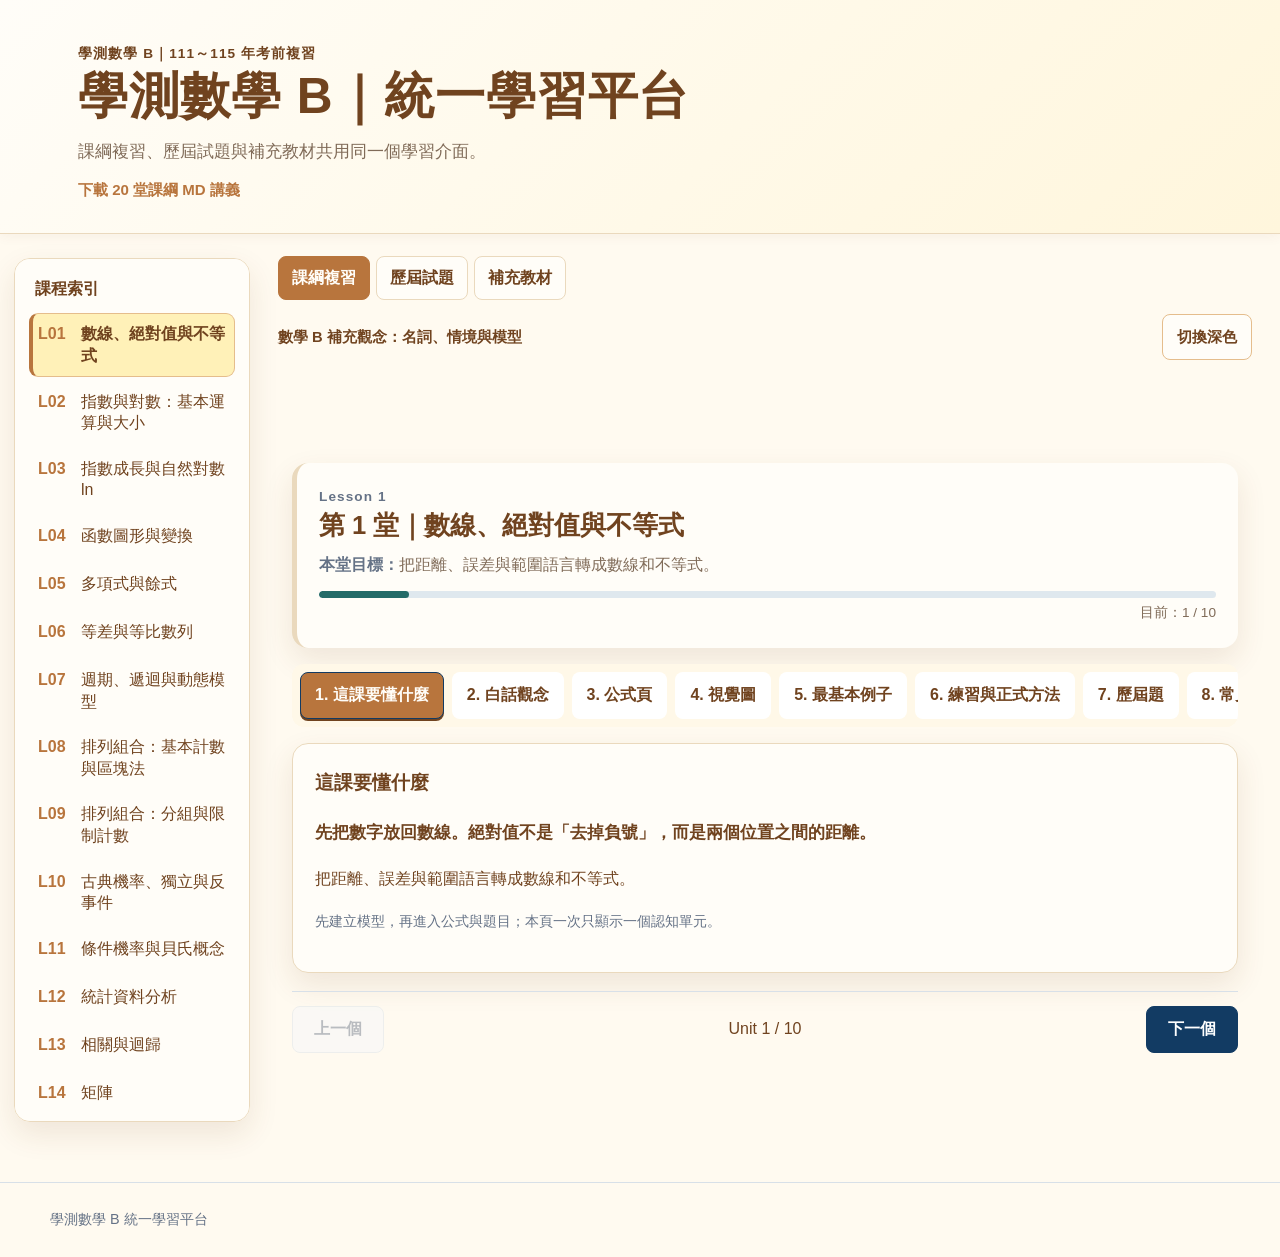
<file: index.html>
<!doctype html>
<html lang="zh-Hant">
<head>
  <meta charset="utf-8">
  <meta name="viewport" content="width=device-width, initial-scale=1">
  <base href="./數學B快速複習/">
  <title>學測數學 B｜統一學習平台</title>
  <link rel="stylesheet" href="style.css">
</head>
<body>
  <aside class="course-sidebar" aria-label="課程索引"><div class="course-sidebar-heading">課程索引</div><div id="lessonSidebar"></div></aside>
  <header class="top"><div class="wrap"><p class="eyebrow">學測數學 B｜111～115 年考前複習</p><h1>學測數學 B｜統一學習平台</h1><p>課綱複習、歷屆試題與補充教材共用同一個學習介面。</p><p class="source-link"><a href="../學測數學B_20堂課綱MD.zip">下載 20 堂課綱 MD 講義</a></p></div></header>
  <div class="desktop-toolbar"><nav class="mode-nav" id="modeNav" aria-label="主要功能"><a data-app-mode="curriculum" href="#mode=curriculum">課綱複習</a><a data-app-mode="exam" href="#mode=exam&amp;year=115&amp;question=1">歷屆試題</a><a data-app-mode="supplementary" href="#mode=supplementary">補充教材</a></nav><div class="toolbar-actions"><p class="supplement-entry"><a href="#mode=supplementary">數學 B 補充觀念：名詞、情境與模型</a></p><div id="themeSlot" aria-label="顯示設定"></div></div><nav class="lesson-nav"><div class="wrap" id="lessonTabs" aria-label="課程導覽"></div></nav></div>
  <main class="wrap"><div id="lessonApp"></div></main>
  <footer class="footer"><div class="wrap">學測數學 B 統一學習平台</div></footer>
  <script src="question-bank-115.js"></script>
  <script src="question-bank.js"></script>
  <script src="p0-history.js"></script>
  <script src="rich-lessons-02-05.js"></script>
  <script src="lesson-practice-06-08.js"></script>
  <script src="lesson-practice-09-11.js"></script>
  <script src="lesson-practice-12-14.js"></script>
  <script src="lesson-practice-15-17.js"></script>
  <script src="lesson-practice-18-20.js"></script>
  <script src="beginner-visuals.js"></script>
  <script src="visual-registry.js"></script>
  <script src="visual-modules.js"></script>
  <script src="math-format.js"></script>
  <script src="lesson-formulas.js"></script>
  <script src="math-b-supplement.js"></script>
  <script src="lesson-single-view.js"></script>
  <script src="../Math-B-Review/review-presentation-metadata.js"></script>
  <script src="unified-exam.js"></script>
  <script src="script.js"></script>
</body>
</html>
</file>
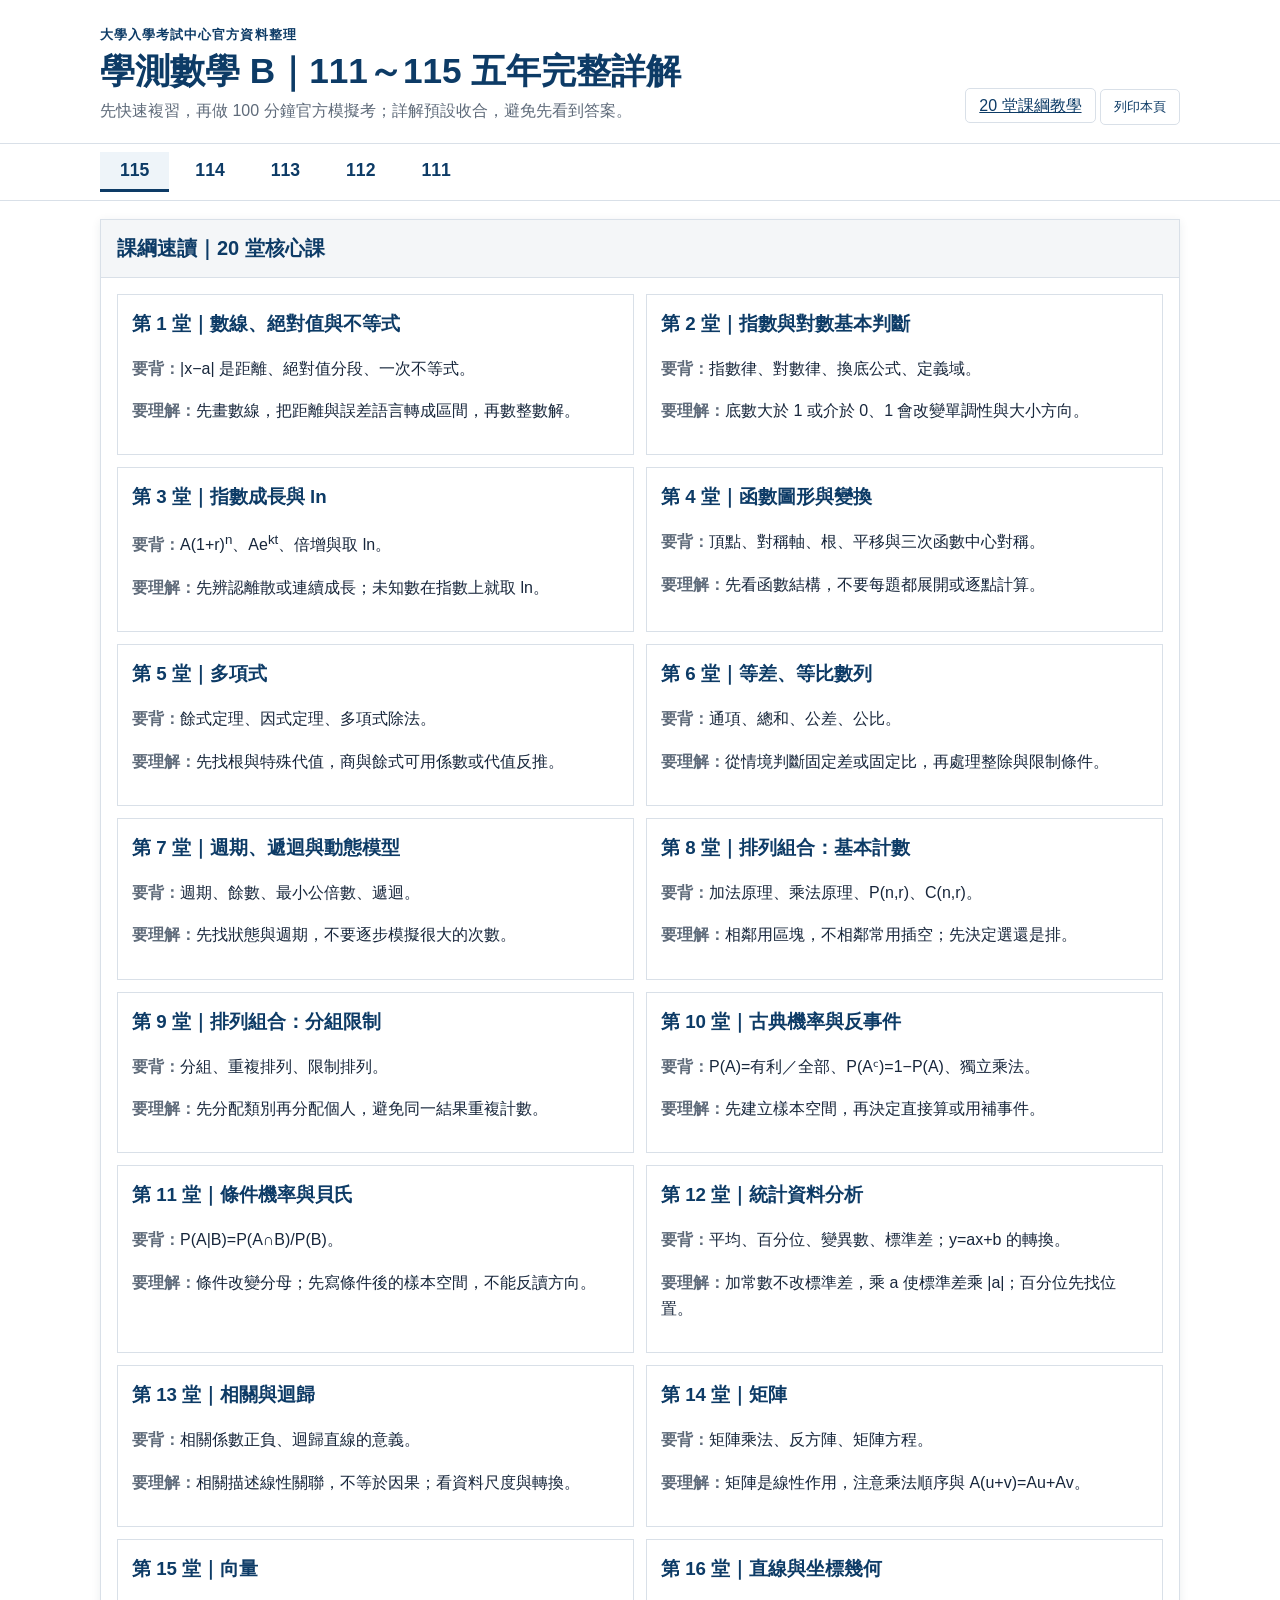
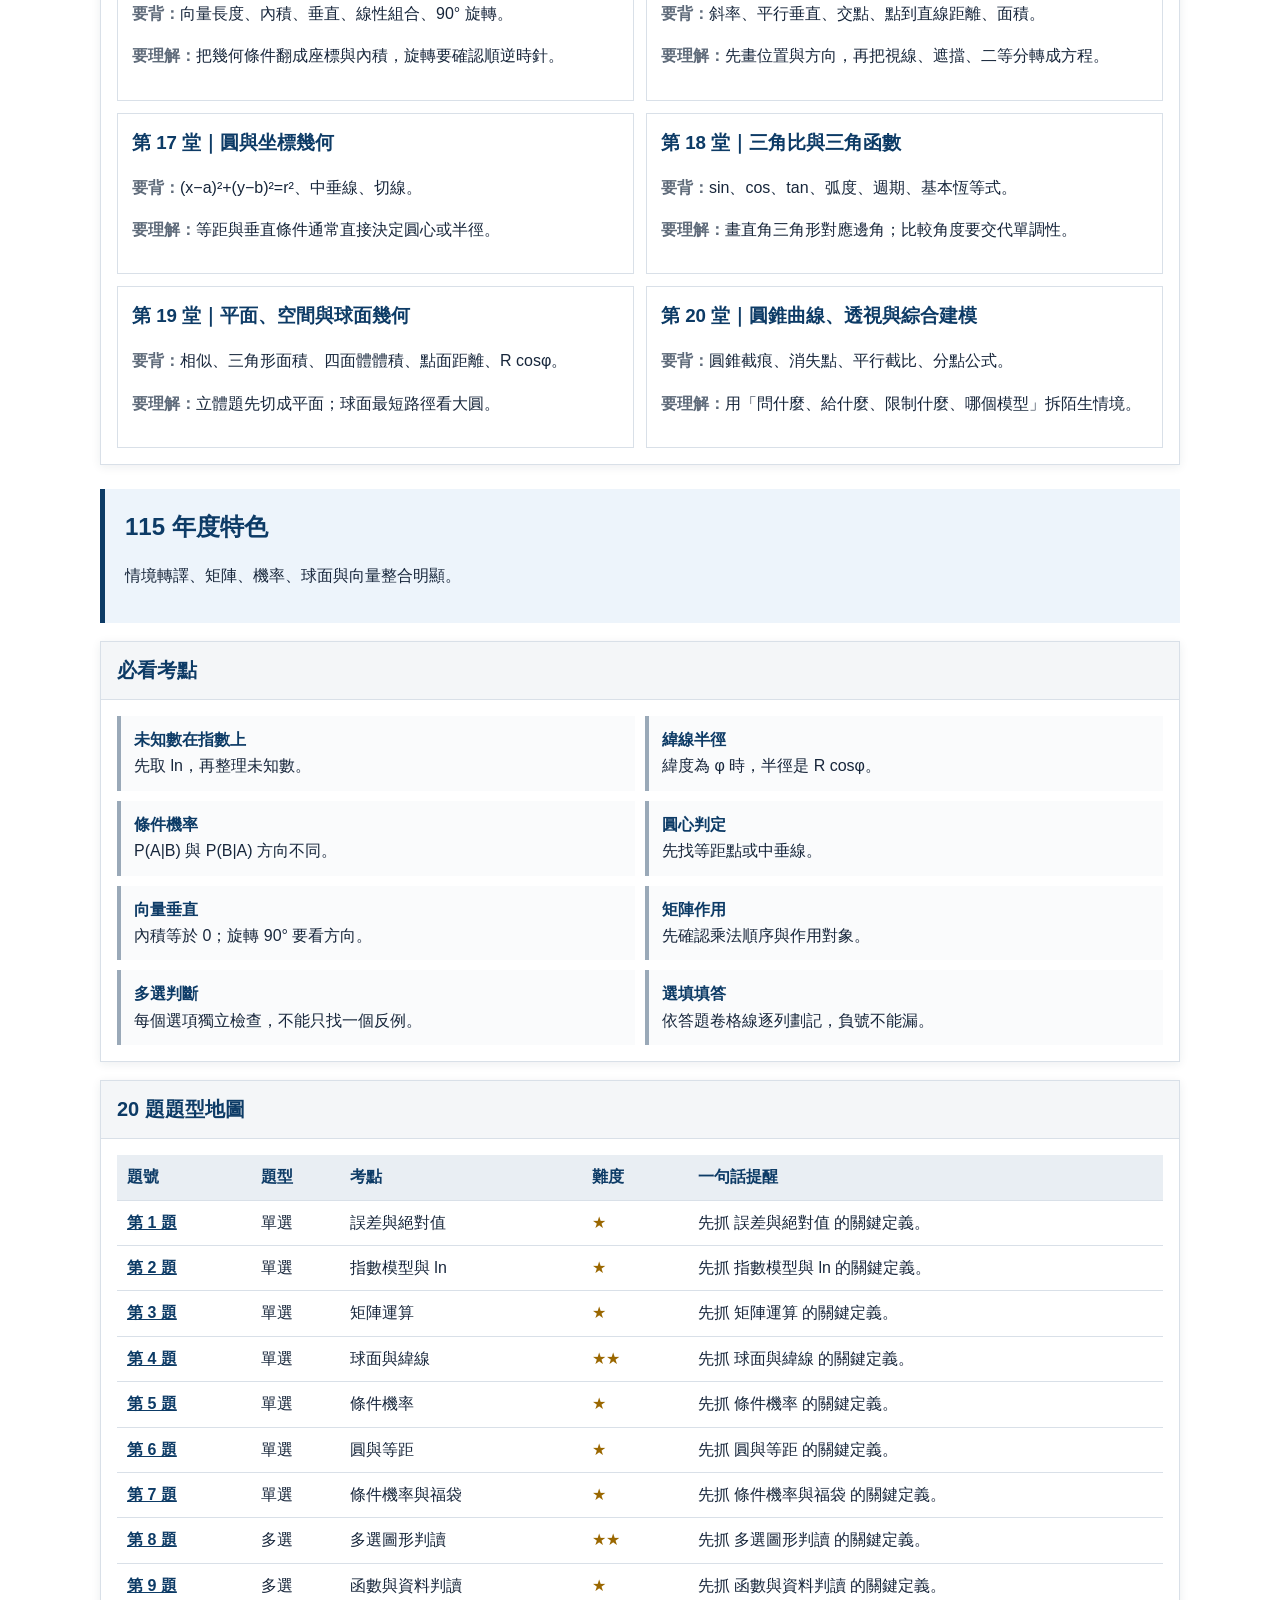
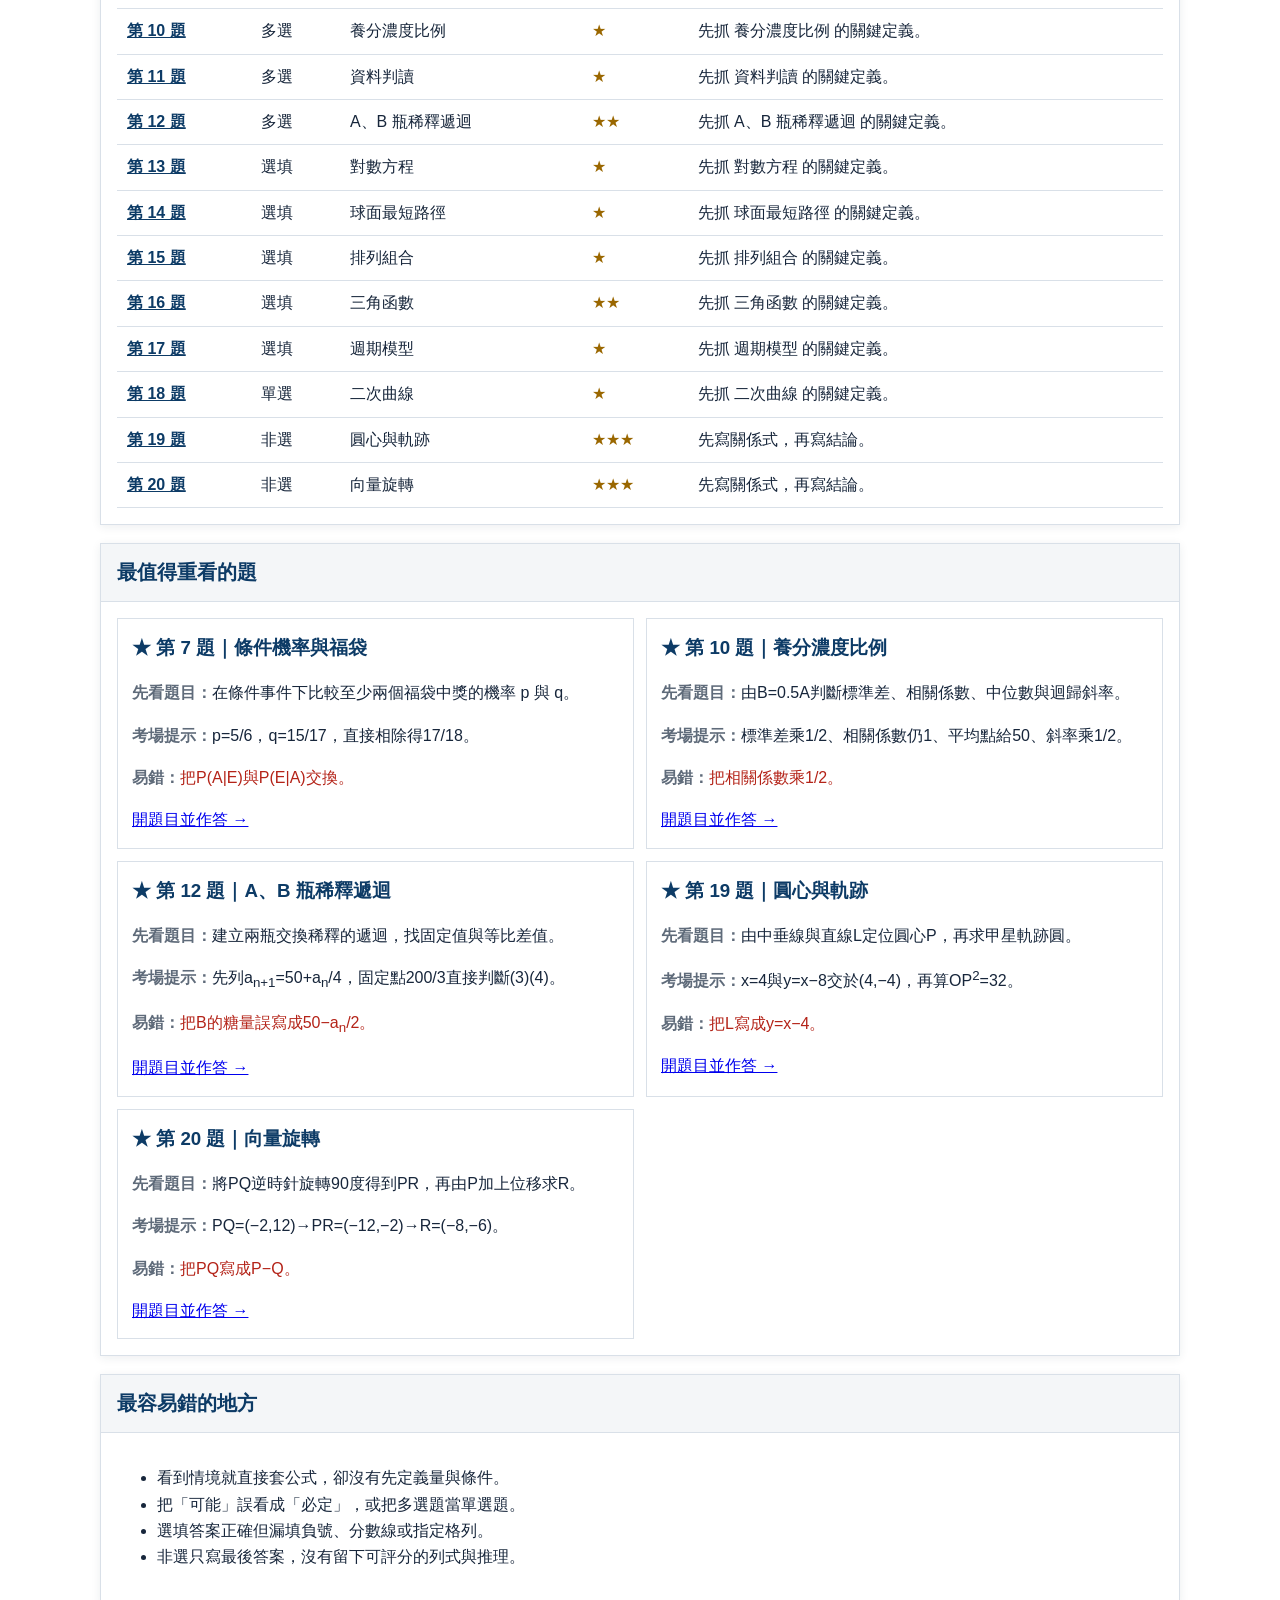
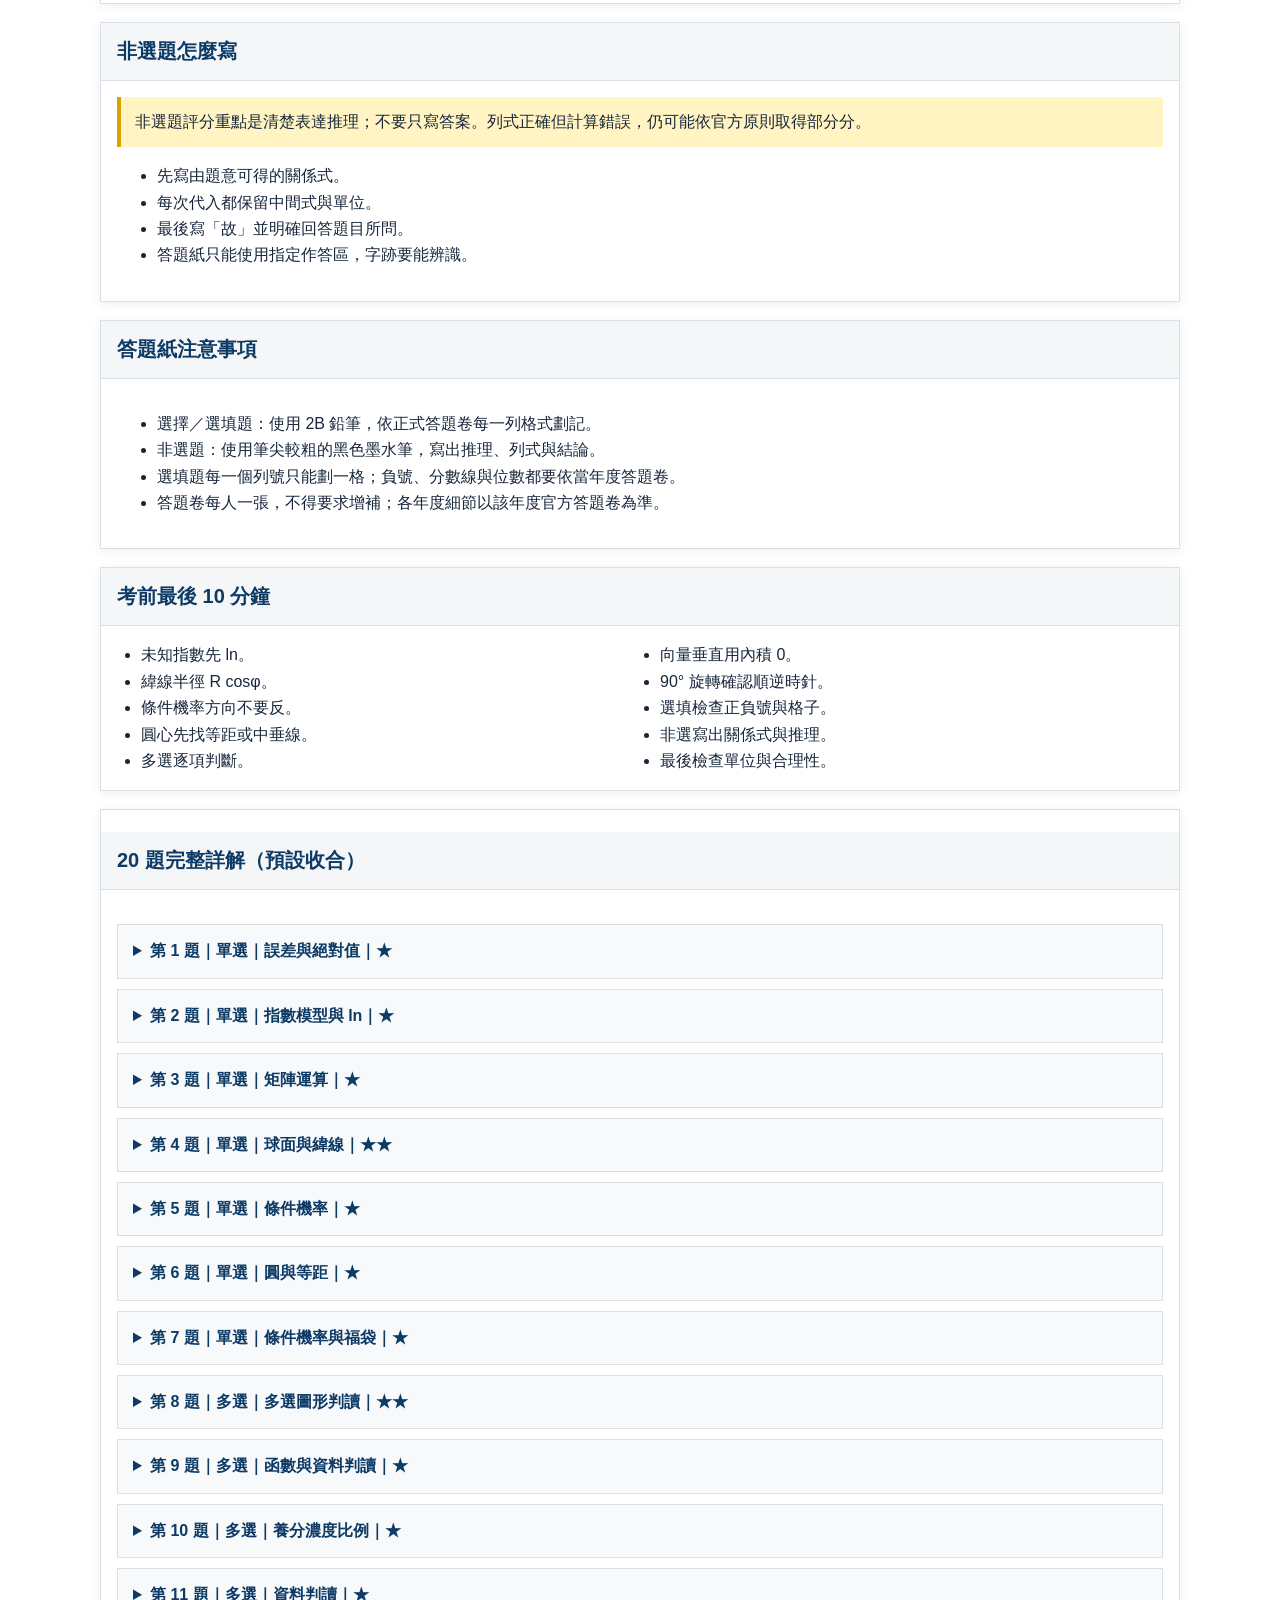
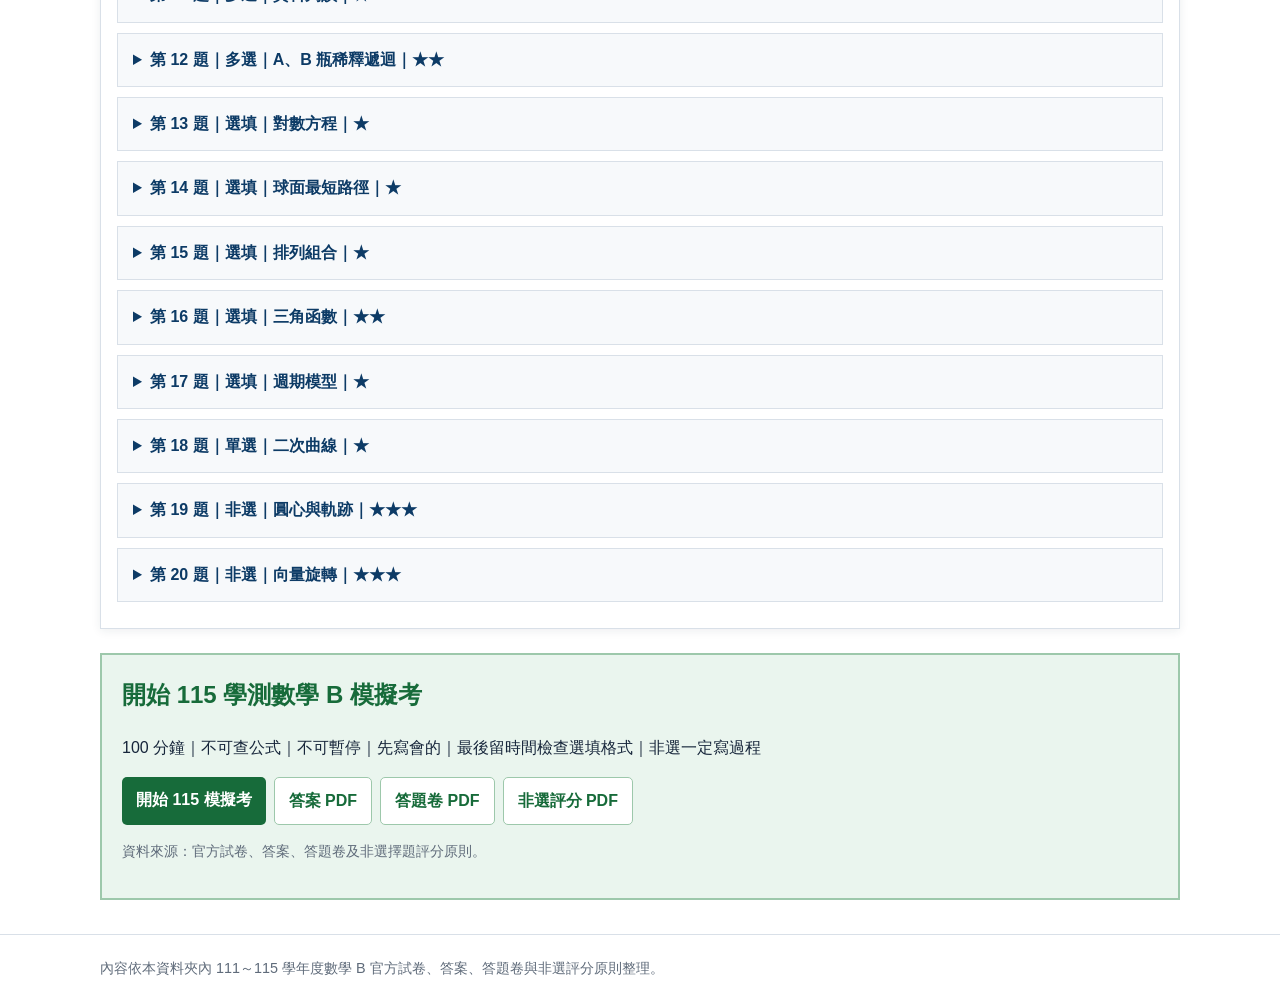
<file: Math-B-Review/index.html>
<!doctype html>
<html lang="zh-Hant">
<head>
  <meta charset="utf-8">
  <meta name="viewport" content="width=device-width, initial-scale=1">
  <title>學測數學 B｜111～115 五年完整詳解</title>
  <link rel="stylesheet" href="style.css">
</head>
<body>
  <header class="site-header"><div class="wrap header-row"><div><p class="eyebrow">大學入學考試中心官方資料整理</p><h1>學測數學 B｜111～115 五年完整詳解</h1><p class="subtitle">先快速複習，再做 100 分鐘官方模擬考；詳解預設收合，避免先看到答案。</p></div><div><a class="plain-button" href="../數學B快速複習/index.html">20 堂課綱教學</a> <button id="printBtn" class="plain-button" type="button">列印本頁</button></div></div></header>
  <nav class="year-nav" aria-label="學年度切換"><div id="yearTabs" class="wrap tabs"></div></nav>
  <main id="app" class="wrap"></main>
  <footer class="site-footer"><div class="wrap">內容依本資料夾內 111～115 學年度數學 B 官方試卷、答案、答題卷與非選評分原則整理。</div></footer>
  <script src="review-presentation-metadata.js"></script><script src="../數學B快速複習/math-format.js"></script><script src="../數學B快速複習/question-bank-115.js"></script><script src="../數學B快速複習/question-bank.js"></script><script src="script.js"></script>
</body>
</html>
</file>
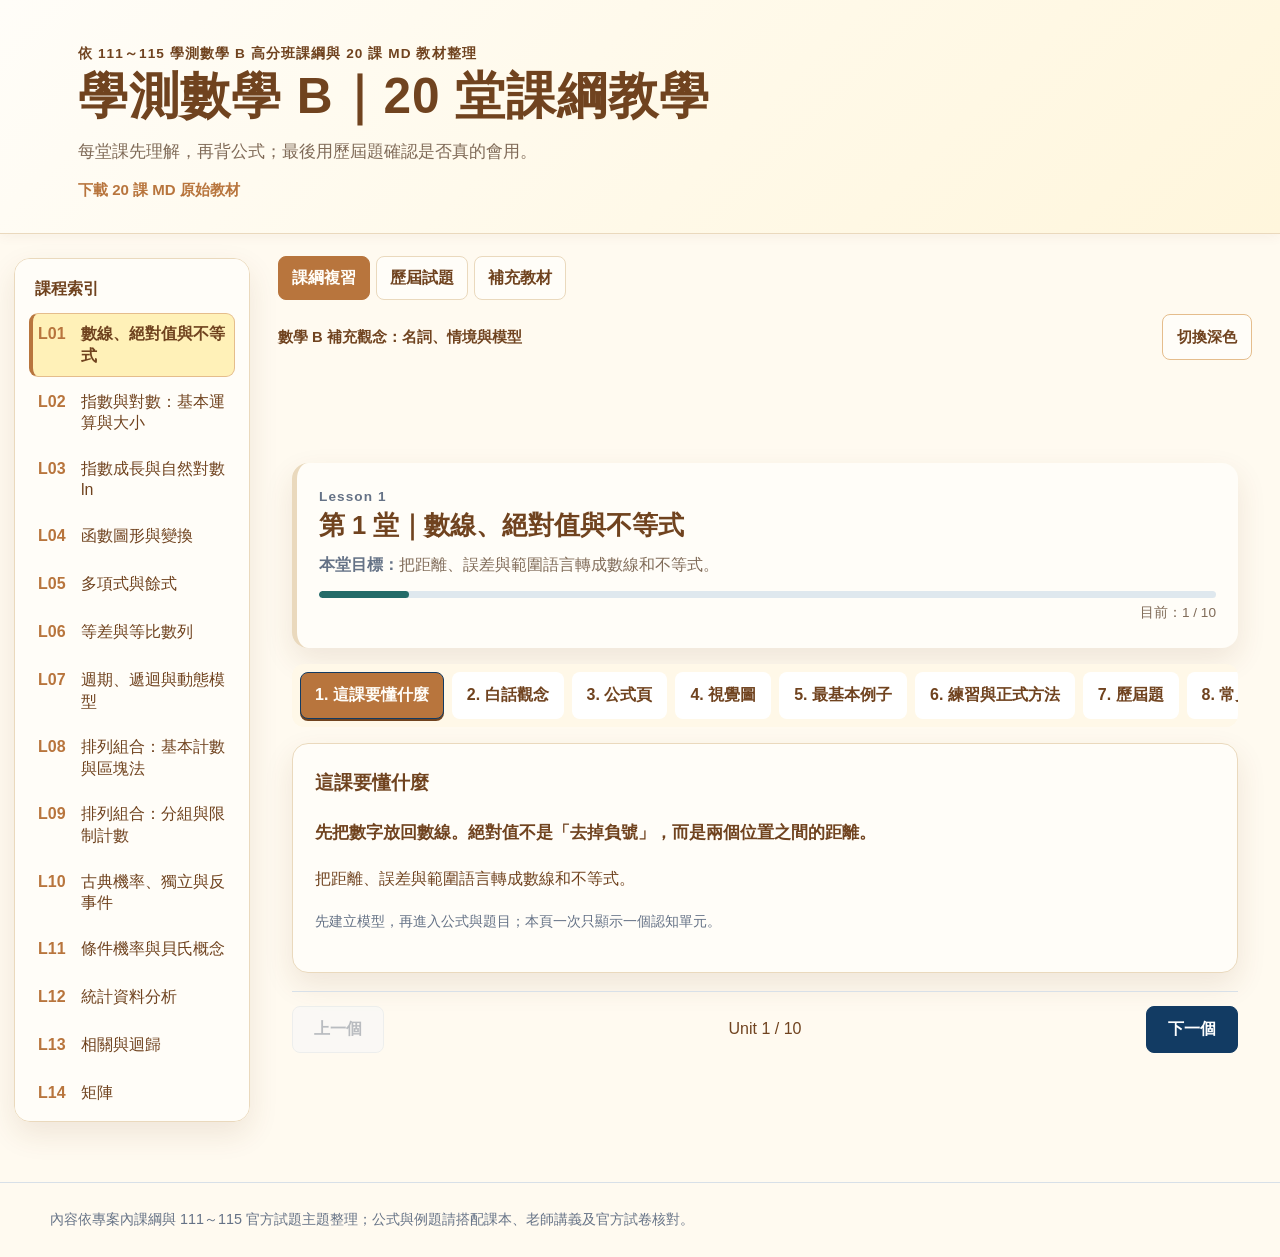
<file: 數學B快速複習/index.html>
<!doctype html>
<html lang="zh-Hant">
<head>
  <meta charset="utf-8">
  <meta name="viewport" content="width=device-width, initial-scale=1">
  <title>學測數學 B｜20 堂課綱教學</title>
  <link rel="stylesheet" href="style.css">
</head>
<body>
  <aside class="course-sidebar" aria-label="課程索引">
    <div class="course-sidebar-heading">課程索引</div>
    <div id="lessonSidebar"></div>
  </aside>
  <header class="top"><div class="wrap"><p class="eyebrow">依 111～115 學測數學 B 高分班課綱與 20 課 MD 教材整理</p><h1>學測數學 B｜20 堂課綱教學</h1><p>每堂課先理解，再背公式；最後用歷屆題確認是否真的會用。</p><p class="source-link"><a href="../學測數學B_20課_MD.zip">下載 20 課 MD 原始教材</a></p></div></header>
  <div class="desktop-toolbar">
    <nav class="mode-nav" id="modeNav" aria-label="主要功能"><a data-app-mode="curriculum" href="#mode=curriculum">課綱複習</a><a data-app-mode="exam" href="#mode=exam&amp;year=115&amp;question=1">歷屆試題</a><a data-app-mode="supplementary" href="#mode=supplementary">補充教材</a></nav>
    <div class="toolbar-actions">
      <p class="supplement-entry"><a href="#mode=supplementary">數學 B 補充觀念：名詞、情境與模型</a></p>
      <div id="themeSlot" aria-label="顯示設定"></div>
    </div>
    <nav class="lesson-nav"><div class="wrap" id="lessonTabs" aria-label="課程頁籤"></div></nav>
  </div>
  <main class="wrap"><div id="lessonApp"></div></main>
  <footer class="footer"><div class="wrap">內容依專案內課綱與 111～115 官方試題主題整理；公式與例題請搭配課本、老師講義及官方試卷核對。</div></footer>
  <script src="question-bank-115.js"></script>
  <script src="question-bank.js"></script>
  <script src="p0-history.js"></script>
  <script src="rich-lessons-02-05.js"></script>
  <script src="lesson-practice-06-08.js"></script>
  <script src="lesson-practice-09-11.js"></script>
    <script src="lesson-practice-12-14.js"></script>
    <script src="lesson-practice-15-17.js"></script>
    <script src="lesson-practice-18-20.js"></script>
  <script src="beginner-visuals.js"></script>
  <script src="visual-registry.js"></script>
  <script src="visual-modules.js"></script>
  <script src="math-format.js"></script>
  <script src="lesson-formulas.js"></script>
  <script src="math-b-supplement.js"></script>
  <script src="lesson-single-view.js"></script>
  <script src="../Math-B-Review/review-presentation-metadata.js"></script>
  <script src="unified-exam.js"></script>
  <script src="script.js"></script>
</body>
</html>
</file>
<file: Math-B-Review/style.css>
:root{--ink:#17263b;--blue:#0d3b66;--muted:#5f6b7a;--line:#d9e0e8;--soft:#f4f6f8;--yellow:#fff4c2;--red:#b42318;--green:#176b3a;--shadow:0 2px 9px rgba(25,45,70,.08)}
.official-question{margin:0 0 16px;padding:10px;background:#f7f9fb;border:1px solid var(--line)}.official-question figcaption{font-weight:800;color:var(--blue);margin-bottom:8px}.official-question img{display:block;max-width:100%;height:auto;margin:auto}.answer-area{margin:16px 0;padding:13px;background:#fffbea;border-left:4px solid #d6a500}.answer-option{border:1px solid #aeb8c3;background:#fff;color:var(--ink);padding:9px 12px;text-align:left;cursor:pointer;border-radius:4px}.answer-option.is-selected{outline:3px solid #4779a8;outline-offset:1px;background:#eaf2fb}.answer-option.is-correct{border-color:#2f9e62;background:#eef8f1}.answer-option.is-incorrect{border-color:#db6b60;background:#fff3f1}.answer-hint{margin:.35rem 0 0;color:var(--muted);font-size:.9rem}.answer-area input,.answer-area textarea{display:block;width:100%;margin-top:6px;border:1px solid #aeb8c3;padding:9px;font:inherit;background:#fff}.answer-area input{max-width:220px}.answer-area input.is-correct{border:2px solid #2f9e62;background:#eef8f1}.answer-area input.is-incorrect{border:2px solid #db6b60;background:#fff3f1}.answer-actions,.review-actions{display:flex;flex-wrap:wrap;align-items:center;gap:8px;margin:12px 0}.answer-actions button,.review-actions button{border:1px solid var(--line);background:#fff;padding:8px 11px;border-radius:4px;color:var(--blue);cursor:pointer}.answer-actions .submit-answer{background:var(--blue);color:#fff}.answer-actions span{padding:7px 10px;background:#f3f5f7}.analysis-item{padding:9px 11px;margin:7px 0;background:#f7f9fb;border-left:3px solid #9aa9b8}.analysis-item p{margin:.25rem 0}.calculation{font-family:ui-monospace,SFMono-Regular,Consolas,monospace}.review-actions [data-reveal-panel]{flex-basis:100%}.solution-block{margin-top:14px}
*{box-sizing:border-box}html{scroll-behavior:smooth}body{margin:0;background:#fff;color:var(--ink);font:16px/1.65 "Noto Sans TC","Microsoft JhengHei",sans-serif}.wrap{width:min(1080px,calc(100% - 32px));margin:auto}.site-header{border-bottom:1px solid var(--line);background:#fff}.header-row{display:flex;justify-content:space-between;align-items:end;gap:24px;padding:24px 0 18px}.eyebrow{margin:0;color:var(--blue);font-size:.82rem;font-weight:700;letter-spacing:.08em}.site-header h1{margin:.2rem 0;font-size:clamp(1.55rem,3vw,2.2rem);line-height:1.25;color:var(--blue)}.subtitle{margin:.35rem 0 0;color:var(--muted)}.plain-button{border:1px solid var(--line);background:#fff;padding:8px 13px;border-radius:5px;color:var(--blue);cursor:pointer}.year-nav{position:sticky;top:0;z-index:5;background:rgba(255,255,255,.97);border-bottom:1px solid var(--line)}.tabs{display:flex;gap:6px;overflow-x:auto;padding:8px 0}.tab{flex:0 0 auto;border:0;background:transparent;color:var(--blue);font-size:1.1rem;font-weight:800;padding:8px 20px;border-bottom:3px solid transparent;cursor:pointer}.tab.active{border-color:var(--blue);background:#eef4f9}.intro{margin:24px 0 12px;padding:18px 20px;background:#edf4fb;border-left:5px solid var(--blue)}.intro h2{margin:0 0 4px;color:var(--blue)}.section{margin:18px 0;border:1px solid var(--line);background:#fff;box-shadow:var(--shadow)}.section-title{margin:0;padding:12px 16px;background:var(--soft);font-size:1.25rem;color:var(--blue);border-bottom:1px solid var(--line)}.section-body{padding:16px}.points-grid{display:grid;grid-template-columns:repeat(2,minmax(0,1fr));gap:10px}.point{padding:11px 13px;background:#fafbfc;border-left:4px solid #9aa9b8}.point strong{display:block;color:var(--blue)}.point span{display:block}.table-scroll{overflow-x:auto}.topic-table{width:100%;min-width:720px;border-collapse:collapse}.topic-table th,.topic-table td{border-bottom:1px solid var(--line);padding:9px 10px;text-align:left;vertical-align:top}.topic-table th{background:#e9eef3;color:var(--blue)}.topic-table a{color:var(--blue);font-weight:800}.difficulty{white-space:nowrap;color:#9a6700}.focus-grid{display:grid;grid-template-columns:repeat(2,minmax(0,1fr));gap:12px}.focus-card{padding:14px;border:1px solid var(--line);background:#fff}.focus-card h3{margin:0 0 8px;color:var(--blue)}.answer{font-weight:800;color:var(--green)}.label{font-weight:800;color:var(--muted)}.warning{background:var(--yellow);padding:12px 14px;border-left:4px solid #d6a500}.error{color:var(--red)}.correct{color:var(--green)}.exam-box{margin:24px 0;padding:20px;background:#eaf5ee;border:2px solid #9dc8ab}.exam-box h2{margin-top:0;color:var(--green)}.exam-actions{display:flex;flex-wrap:wrap;gap:8px}.exam-actions a{display:inline-block;text-decoration:none;padding:10px 14px;border-radius:5px;font-weight:800}.exam-main{background:var(--green);color:white}.exam-secondary{background:white;color:var(--green);border:1px solid #9dc8ab}.details-heading{margin:22px 0 8px}.question-card{border:1px solid var(--line);margin:10px 0;background:#fff;scroll-margin-top:80px}.question-card summary{cursor:pointer;padding:13px 15px;font-weight:800;color:var(--blue);background:#f7f9fb}.question-card[open] summary{border-bottom:1px solid var(--line)}.question-body{padding:15px}.meta{display:flex;flex-wrap:wrap;gap:7px;margin-bottom:12px}.chip{padding:2px 8px;background:#eef4f9;border-radius:20px;font-size:.9rem}.solution{white-space:pre-line;background:#fbfcfd;border-left:4px solid #98aabd;padding:11px 14px}.option-list{display:grid;gap:7px;margin:10px 0}.option{padding:8px 10px;background:#f8f8f8;border-left:4px solid #aeb8c3}.option.good{border-color:#2f9e62;background:#eef8f1}.option.bad{border-color:#db6b60;background:#fff3f1}.mini-block{margin-top:12px}.mini-block h4{margin:0 0 4px;color:var(--blue)}.last-ten{columns:2;margin:0;padding-left:24px}.source-note{font-size:.9rem;color:var(--muted)}.site-footer{margin-top:34px;padding:22px 0;border-top:1px solid var(--line);color:var(--muted);font-size:.9rem}@media(max-width:700px){.wrap{width:min(100% - 20px,1080px)}.header-row{align-items:start;flex-direction:column;gap:10px}.points-grid,.focus-grid{grid-template-columns:1fr}.last-ten{columns:1}.section-body{padding:12px}.topic-table{font-size:.93rem}.question-body{padding:12px}}@media print{.year-nav,.plain-button,.exam-box,.site-footer{display:none}.section{box-shadow:none}.question-card{break-inside:avoid}.question-card:not([open]){display:none}}
</file>
<file: 數學B快速複習/style.css>
:root{--blue:#123b63;--ink:#1e2937;--muted:#657286;--line:#d8e0e8;--soft:#f4f7fa;--yellow:#fff4c2;--green:#176b3a;--red:#b42318;--paper:#fff;--shadow:0 2px 10px rgba(20,45,75,.08)}
*{box-sizing:border-box}body{margin:0;color:var(--ink);background:#fff;font:16px/1.75 "Noto Sans TC","Microsoft JhengHei",sans-serif}.wrap{width:min(1060px,calc(100% - 32px));margin:auto}.top{border-bottom:1px solid var(--line);padding:28px 0 22px}.eyebrow{margin:0;color:var(--blue);font-weight:800;font-size:.85rem;letter-spacing:.08em}.top h1{margin:.3rem 0;color:var(--blue);font-size:clamp(1.7rem,4vw,2.5rem);line-height:1.25}.top p:last-child{margin:0;color:var(--muted)}.lesson-nav{position:sticky;top:0;z-index:3;background:rgba(255,255,255,.97);border-bottom:1px solid var(--line)}#lessonTabs{display:flex;gap:5px;overflow-x:auto;padding:8px 0}.tab{flex:0 0 auto;border:1px solid var(--line);border-radius:4px;background:#fff;color:var(--blue);padding:6px 12px;cursor:pointer;font-weight:700}.tab.active{background:var(--blue);color:#fff;border-color:var(--blue)}.lesson-head{margin:24px 0 14px;padding:18px 20px;border-left:6px solid var(--blue);background:#edf4fb}.lesson-head h2{margin:0;color:var(--blue);line-height:1.3}.lesson-head p{margin:.5rem 0 0}.grid{display:grid;grid-template-columns:repeat(2,minmax(0,1fr));gap:14px}.card{border:1px solid var(--line);background:var(--paper);box-shadow:var(--shadow);padding:16px}.card h3{margin:0 0 7px;color:var(--blue);font-size:1.12rem}.card h4{margin:0 0 5px;color:var(--blue)}.full{grid-column:1/-1}.formula{margin:8px 0;padding:10px 13px;background:#f8fafc;border-left:4px solid #829ab2;font-family:Georgia,"Times New Roman",serif;white-space:pre-line}.step{padding:10px 12px;background:#fbfcfd;border-left:4px solid #9aa9b8;white-space:pre-line}.remember{background:var(--yellow);border-left:4px solid #d4a400}.mistake{background:#fff3f1;border-left:4px solid #d95e50}.check{background:#eef8f1;border-left:4px solid #2f9e62}.card ul{margin:.35rem 0;padding-left:1.4rem}.label{font-weight:800;color:var(--muted)}.history{color:var(--blue);font-weight:700}.footer{margin-top:32px;padding:24px 0;border-top:1px solid var(--line);color:var(--muted);font-size:.9rem}@media(max-width:700px){.wrap{width:calc(100% - 20px)}.grid{grid-template-columns:1fr}.full{grid-column:auto}.card{padding:13px}.lesson-head{padding:15px}.top{padding-top:20px}}
.source-note{color:var(--muted);font-size:.9rem}.mode-switch{display:flex;gap:8px;flex-wrap:wrap;margin:14px 0}.mode-switch button{border:1px solid var(--blue);background:#fff;color:var(--blue);padding:7px 13px;border-radius:4px;font-weight:700;cursor:pointer}.mode-switch button.active{background:var(--blue);color:#fff}.lesson1-body h3,.lesson1-body h4{color:var(--blue)}.teach-block{margin:12px 0;padding:14px 16px;border-left:4px solid #829ab2;background:#fbfcfd}.teach-block h4{margin-top:0}.question{margin:12px 0;padding:14px 16px;background:#fff;border:1px solid var(--line);border-radius:4px}.question h4{margin:0 0 7px}.question p{margin:.45rem 0}.question .answer{color:var(--green);font-weight:800}.question .pitfall{color:var(--red)}details{margin-top:10px;border-top:1px dashed var(--line);padding-top:8px}summary{cursor:pointer;color:var(--blue);font-weight:700}.history-card{border-left:4px solid var(--blue)}.last-minute{background:var(--yellow);border-left:4px solid #d4a400}.exam-mode .learning-only{display:none}.checkline{color:var(--green);font-weight:700}
.rich-lesson{margin-bottom:24px}.rich-lesson .overview,.rich-lesson .panel{background:#fff;border:1px solid var(--line);border-radius:12px;padding:18px;box-shadow:var(--shadow)}.rich-lesson .overview{margin:16px 0}.rich-lesson .overview h2,.rich-lesson .panel h2{margin-top:0;color:var(--blue)}.lesson-grid{display:grid;grid-template-columns:repeat(2,minmax(0,1fr));gap:14px}.rich-lesson .panel h3{margin:0 0 8px;color:var(--blue)}.rich-lesson .panel h4{margin:13px 0 4px;color:var(--muted)}.rich-lesson .panel p{margin:6px 0}.teacher-note{border-left:3px solid #b67b35;padding-left:10px;color:var(--muted)}.pitfall{color:var(--red)}.steps{background:#eaf5f2!important;border-left:5px solid #236b68}.practice{background:#f8fafc!important}.history-card{border-left:5px solid #236b68!important}.source-label{color:var(--muted);font-size:.85rem;font-weight:800}.option-analysis{white-space:pre-line;background:#fff8e7;border:1px solid #f0d69a;border-radius:8px;padding:10px}.memory{background:#fff8e7!important;border-left:5px solid #b67b35}.exam-mode .learning-only{display:none}.exam-mode .concept-grid .panel{display:none}.exam-mode .concept-grid .panel:nth-child(-n+2){display:block}.exam-mode .history-card{padding:10px}.exam-mode .history-card>*:not(h3):not(.answer){display:none}.exam-mode .history-card h3{margin:0}.exam-mode .overview:not(.learning-only){padding:12px}.exam-mode .overview:not(.learning-only) p:not(:first-of-type){display:none}@media(max-width:700px){.lesson-grid{grid-template-columns:1fr}.rich-lesson .panel,.rich-lesson .overview{padding:13px}.option-analysis{font-size:.95rem}}
:root{--beginner-teal:#236b68}
.beginner-teaching{border-top:5px solid var(--beginner-teal);background:#fbfdfc;margin-bottom:14px}.beginner-heading{display:flex;align-items:center;justify-content:space-between;gap:10px;flex-wrap:wrap}.beginner-badge{display:inline-block;padding:3px 9px;border-radius:999px;background:var(--beginner-teal);color:#fff;font-size:.82rem;font-weight:800}.visual-status{color:var(--muted);font-size:.82rem;font-weight:700}.beginner-teaching h3{margin-top:9px}.beginner-teaching h4{margin:.8rem 0 .25rem;color:var(--beginner-teal)}.beginner-intro{font-size:1.04rem;font-weight:700}.beginner-columns{display:grid;grid-template-columns:repeat(2,minmax(0,1fr));gap:12px}.beginner-columns>div{padding:10px 13px;background:#fff;border-left:3px solid #9bb8b2}.beginner-example{padding:9px 12px;background:#fff4c2;border-left:4px solid #d4a400}.beginner-mistake{color:var(--red)}.beginner-visual{margin:14px 0 4px;padding:10px;background:#fff;border:1px solid var(--line);overflow-x:auto}.beginner-visual figcaption{margin-bottom:6px;color:var(--muted);font-size:.88rem;font-weight:800}.beginner-svg{display:block;width:100%;max-width:520px;height:auto;min-width:300px;margin:auto}.beginner-takeaway{margin:12px 0 0;padding:10px 12px;background:#eaf5f2;border-left:4px solid var(--beginner-teal)}
@media(max-width:700px){.beginner-columns{grid-template-columns:1fr}.beginner-teaching{padding:13px}.beginner-svg{min-width:290px}.beginner-visual{margin-left:-2px;margin-right:-2px}}
.single-lesson-kicker{color:var(--muted);font-size:.85rem;font-weight:800;letter-spacing:.08em}.single-progress{height:7px;margin:12px 0 3px;background:#dfe8ee;border-radius:99px;overflow:hidden}.single-progress span{display:block;height:100%;background:#236b68;border-radius:99px}.single-progress-label{margin:0!important;color:var(--muted);font-size:.85rem;text-align:right}.single-local-nav{display:flex;gap:6px;overflow-x:auto;margin:0 0 14px;padding:2px 0 8px}.single-unit-tab{flex:0 0 auto;border:1px solid var(--line);border-radius:4px;background:#fff;color:var(--blue);padding:7px 10px;font-weight:700;cursor:pointer}.single-unit-tab.active{background:var(--blue);border-color:var(--blue);color:#fff}.single-unit{min-height:220px}.single-unit-card{border:1px solid var(--line);background:#fff;box-shadow:var(--shadow);padding:18px}.single-unit-card h3{margin-top:0;color:var(--blue)}.unit-subsection{padding:10px 0;border-bottom:1px dashed var(--line)}.unit-subsection:last-child{border-bottom:0}.unit-practice{margin:9px 0;padding:8px 10px;border:1px solid var(--line);background:#fbfcfd}.unit-link{display:inline-block;margin-top:10px;color:var(--blue);font-weight:800}.single-prev-next{display:flex;align-items:center;justify-content:space-between;gap:12px;margin:16px 0 28px;padding:12px 0;border-top:1px solid var(--line)}.single-prev-next button{min-width:92px;border:1px solid var(--blue);border-radius:4px;padding:8px 13px;background:#fff;color:var(--blue);font-weight:800;cursor:pointer}.single-prev-next button:last-child{background:var(--blue);color:#fff}.single-prev-next button:disabled{cursor:not-allowed;opacity:.45;background:#f4f7fa;color:var(--muted);border-color:var(--line)}.single-unit .official-question{margin-top:12px}.single-unit .official-question img,.single-unit .answer-sheet-crop{max-width:100%;height:auto}.single-unit .option-list{max-height:32rem;overflow:auto}
@media(max-width:700px){.single-local-nav{margin-left:-2px;margin-right:-2px}.single-unit-card{padding:14px}.single-prev-next{position:sticky;bottom:0;background:rgba(255,255,255,.97);z-index:2;padding:10px 0}.single-prev-next span{font-size:.85rem}.single-prev-next button{min-width:78px;padding:7px 9px}}
.practice-missing{padding:10px 12px;background:#fff4c2;border-left:4px solid #d4a400;color:#6b4d00;font-weight:700}
.formula sub,.formula sup,.step sub,.step sup,.unit-practice sub,.unit-practice sup{font-size:.78em;line-height:0}
.formula-page{min-width:0;overflow:hidden}.formula-card{min-width:0;max-width:100%;margin:14px 0;padding:15px 17px;border:1px solid #c9d8e4;border-left:5px solid #236b68;border-radius:8px;background:#f7fbfd;overflow:hidden}.formula-card:first-of-type{margin-top:10px}.formula-title{margin:0 0 8px;color:var(--blue);font-size:1.04rem}.formula-main{max-width:100%;min-width:0;overflow-x:auto;padding:11px 12px;margin:8px 0 12px;border-radius:5px;background:#fff;color:#102a43;font:1.35rem/1.6 Georgia,"Times New Roman",serif;white-space:nowrap}.formula-main sub,.formula-main sup{font-size:.7em;line-height:0}.formula-meta{color:var(--ink);font-size:.95rem}.formula-meta p{margin:.35rem 0}.formula-compact{margin:8px 0;padding:10px 12px;border-left-width:3px;background:#fff}.formula-compact .formula-main{margin:4px 0 7px;padding:7px 9px;font-size:1.08rem}.formula-compact .formula-meta p{margin:.15rem 0;font-size:.9rem}.formula-compact-wrap,.formula-quick-read{margin-top:16px;padding:12px 14px;border:1px dashed #9bb8b2;border-radius:7px;background:#fbfdfc}.formula-compact-wrap h4,.formula-quick-read h3{margin:0 0 7px;color:var(--blue)}.formula-compact-examples{display:grid;gap:6px;margin-top:8px}.formula-compact-examples>div{display:flex;gap:10px;align-items:baseline;flex-wrap:wrap;padding:6px 8px;border-left:3px solid #d4a400;background:#fffdf1}.formula-compact-examples strong{font-weight:800}.formula-compact-examples span{color:var(--muted)}
.math-frac{display:inline-flex;flex-direction:column;vertical-align:middle;text-align:center;line-height:1.05;margin:0 .12em}.math-frac>span:first-child{border-bottom:1px solid currentColor;padding:0 .16em}.math-frac>span:last-child{padding:0 .16em}.math-root{white-space:nowrap}
/* Formula-card worked examples: the full card keeps a four-step chain; compact cards stay concise. */
.formula-example{margin-top:14px;padding:11px 13px;border:1px solid #d8e3c8;border-radius:7px;background:#fffef5;min-width:0;max-width:100%;overflow:hidden}
.formula-example h5{margin:0 0 7px;color:var(--blue);font-size:.98rem}
.formula-example p{margin:.35rem 0}
.formula-example-answer{padding:6px 8px;border-left:3px solid #d4a400;background:#fff8d8}
.formula-example .math-frac,.formula-example .math-root{max-width:100%;overflow-x:auto}
.matrix-visual-frame{max-width:100%;min-width:0;overflow-x:auto;overflow-y:hidden;padding:8px 0}
.visual-module-set{display:grid;gap:16px;min-width:0;max-width:100%}.visual-module{min-width:0;max-width:100%}.visual-module .beginner-visual{min-width:0;max-width:100%;overflow-x:auto}.visual-module .visual-purpose{margin:.65rem 0 0;padding:.55rem .7rem;background:#f4f8fb;border-left:3px solid var(--beginner-teal);color:var(--muted);font-size:.92rem}.visual-module figcaption{display:flex;gap:.45rem;flex-wrap:wrap}.visual-role-MISTAKE figcaption{color:var(--red)}
.matrix-visual-svg{display:block;width:100%;height:auto;min-width:760px;margin:0 auto}
@media(max-width:700px){.matrix-visual-frame{margin:0 -2px;padding:6px 2px}.matrix-visual-svg{width:auto;max-width:none;min-width:760px}}

/* Phase 8: align the Math B shell with the mature warm study-site family. */
:root{--pudding-cream:#fffaf0;--pudding-paper:#fffdf8;--pudding-yellow:#fff1b8;--pudding-caramel:#b8753d;--pudding-caramel-dark:#70431f;--pudding-caramel-soft:#e5bd8c;--pudding-line:#ead9bd;--pudding-muted:#806b58;--pudding-shadow:0 12px 30px rgba(112,67,31,.11)}
html,body{max-width:100%;overflow-x:hidden}body{background:var(--pudding-cream);color:var(--pudding-caramel-dark);line-height:1.75}a{color:var(--pudding-caramel-dark)}
.wrap{max-width:1180px}.top{background:linear-gradient(135deg,#fffdf8 0%,#fff3c9 100%);border-bottom-color:var(--pudding-line);box-shadow:0 2px 12px rgba(112,67,31,.06)}.top h1,.top h2,.eyebrow{color:var(--pudding-caramel-dark)}.source-link a{color:var(--pudding-caramel)}
.lesson-nav{background:rgba(255,253,248,.94);border-bottom-color:var(--pudding-line);backdrop-filter:blur(12px)}.lesson-nav .wrap{display:flex;align-items:center;gap:10px;min-width:0}.lesson-nav #lessonTabs{flex:1;min-width:0}.tab{min-height:44px;border-radius:999px;border-color:var(--pudding-line);background:#fffaf0;color:var(--pudding-caramel-dark);font-weight:700}.tab:hover{border-color:var(--pudding-caramel-soft);background:#fff3d4}.tab.active{background:var(--pudding-caramel);border-color:var(--pudding-caramel-dark);box-shadow:0 2px 0 var(--pudding-caramel-dark);color:#fffdf8}
.theme-toggle{flex:0 0 auto;min-height:44px;padding:8px 13px;border:1px solid var(--pudding-caramel-soft);border-radius:999px;background:var(--pudding-paper);color:var(--pudding-caramel-dark);font-weight:700;cursor:pointer}.theme-toggle:hover{background:var(--pudding-yellow)}
.card,.lesson-head,.single-unit-card,.practice-card,.question,.formula-card,.supplement-card,.supp-text-card,.real-card,.visual-module{background:var(--pudding-paper);border-color:var(--pudding-line);border-radius:16px;box-shadow:var(--pudding-shadow)}.card h3,.lesson-head h2,.single-unit-card h3,.supplement-card h3{color:var(--pudding-caramel-dark)}.card p,.card li,.lesson-head p,.supplement-card p{color:var(--pudding-muted)}
.remember,.memory{background:linear-gradient(135deg,#fff8d8,#fffdf8);border-color:var(--pudding-caramel-soft)}.mistake{background:#fff7f0;border-color:#e4b18d}.step{background:#fff8e8;border-left-color:var(--pudding-caramel);border-radius:10px}.formula{background:#fff8da;border-color:var(--pudding-caramel-soft);border-radius:12px;color:var(--pudding-caramel-dark)}.practice-card,.question{border-left-color:var(--pudding-caramel)}
.single-local-nav,.single-unit-tabs,.lesson-view-tabs,.supplement-nav{background:#fff8e8;border-color:var(--pudding-line);border-radius:14px}.single-unit-tab,.lesson-view-tab,.supplement-nav button{min-height:44px;border-radius:999px;border-color:transparent;color:var(--pudding-caramel-dark)}.single-unit-tab.active,.lesson-view-tab.active,.supplement-nav button.active{background:var(--pudding-caramel);color:#fffdf8;box-shadow:0 2px 0 var(--pudding-caramel-dark);font-weight:700}
.supplement-tools input,#supplementSearch,input[type=search]{min-height:44px;border:1px solid var(--pudding-line);border-radius:999px;background:var(--pudding-paper);color:var(--pudding-caramel-dark);padding:9px 14px}.supplement-tools label{color:var(--pudding-caramel-dark);font-weight:700}
button,a,input,summary{font:inherit}button:focus-visible,a:focus-visible,input:focus-visible,summary:focus-visible{outline:3px solid #d79a55;outline-offset:2px}.visual-module .visual-purpose{background:#fff8e8;border-left-color:var(--pudding-caramel);color:var(--pudding-muted)}
body.dark{--paper:#2c241d;--soft:#342a21;--line:#664d35;--ink:#f8edde;--muted:#d5c0a9;--blue:#e0a15d;--yellow:#4b3823;--green:#8fd0a2;--red:#ff9d86;background:#211a15;color:#f8edde}body.dark a{color:#f0c48e}body.dark .top{background:linear-gradient(135deg,#30251c,#4a321f);border-bottom-color:#664d35}body.dark .lesson-nav{background:rgba(38,29,23,.94);border-bottom-color:#664d35}body.dark .tab,body.dark .theme-toggle,body.dark .single-unit-tab,body.dark .lesson-view-tab{background:#342a21;border-color:#664d35;color:#f4dfc5}body.dark .tab.active,body.dark .single-unit-tab.active,body.dark .lesson-view-tab.active{background:#b8753d;border-color:#e0a15d;color:#fffaf0}body.dark .card,body.dark .lesson-head,body.dark .single-unit-card,body.dark .practice-card,body.dark .question,body.dark .formula-card,body.dark .supplement-card,body.dark .supp-text-card,body.dark .real-card,body.dark .visual-module{background:#2c241d;border-color:#664d35;box-shadow:0 12px 30px rgba(0,0,0,.22)}body.dark .remember,body.dark .memory,body.dark .step,body.dark .formula,body.dark .supplement-tools,body.dark .single-local-nav,body.dark .single-unit-tabs,body.dark .lesson-view-tabs{background:#3a2d21;border-color:#735536}body.dark .mistake{background:#3a2821;border-color:#8b533b}body.dark .card p,body.dark .card li,body.dark .lesson-head p,body.dark .supplement-card p,body.dark .visual-module .visual-purpose{color:#d5c0a9}body.dark input[type=search]{background:#2c241d;border-color:#735536;color:#f8edde}
/* Dark pudding palette: chocolate-black hierarchy with cream text and restrained caramel accents. */
body.dark{--paper:#251f1a;--soft:#2d261f;--line:#49392b;--ink:#f6efe5;--muted:#a99785;--blue:#f6efe5;--yellow:#4a3a20;--green:#5da7a0;--red:#ffad98;background:#171310;color:#f6efe5}
body.dark a{color:#e49b52}
body.dark .top{background:#1d1814;border-bottom-color:#49392b;box-shadow:0 2px 12px rgba(0,0,0,.22)}
body.dark .top h1,body.dark .top h2,body.dark .eyebrow{color:#f6efe5}
body.dark .eyebrow,body.dark .source-link a{color:#d58a42}
body.dark .top p:last-child,body.dark .source-note{color:#a99785}
body.dark .lesson-nav{background:rgba(29,24,20,.96);border-bottom-color:#49392b}
body.dark .tab,body.dark .theme-toggle,body.dark .single-unit-tab,body.dark .lesson-view-tab{background:#251f1a;border-color:#49392b;color:#f6efe5}
body.dark .tab:hover,body.dark .theme-toggle:hover,body.dark .single-unit-tab:hover,body.dark .lesson-view-tab:hover{background:#2d261f;border-color:#d58a42}
body.dark .tab.active,body.dark .single-unit-tab.active,body.dark .lesson-view-tab.active{background:#d58a42;border-color:#d58a42;color:#171310;box-shadow:0 2px 0 #49392b}
body.dark .theme-toggle{border-color:#d58a42}
body.dark .card,body.dark .practice-card,body.dark .question,body.dark .formula-card,body.dark .supplement-card,body.dark .supp-text-card,body.dark .real-card,body.dark .visual-module{background:#251f1a;border-color:#49392b;box-shadow:0 12px 30px rgba(0,0,0,.28)}
body.dark .lesson-head,body.dark .single-unit-card{background:#2d261f;border-color:#49392b;box-shadow:0 12px 30px rgba(0,0,0,.28)}
body.dark .card h3,body.dark .card h4,body.dark .lesson-head h2,body.dark .single-unit-card h3,body.dark .supplement-card h3,body.dark .rich-lesson .overview h2,body.dark .rich-lesson .panel h2,body.dark .rich-lesson .panel h3{color:#f6efe5}
body.dark .card p,body.dark .card li,body.dark .lesson-head p,body.dark .supplement-card p,body.dark .rich-lesson .panel h4,body.dark .visual-module .visual-purpose{color:#d8c9b8}
body.dark .remember,body.dark .memory,body.dark .step,body.dark .formula,body.dark .supplement-tools,body.dark .single-local-nav,body.dark .single-unit-tabs,body.dark .lesson-view-tabs{background:#302820;border-color:#49392b;color:#f6efe5}
body.dark .formula{border-left-color:#d58a42}
body.dark .mistake{background:#38251f;border-color:#9b5d47}
body.dark .check{background:#20312f;border-color:#5da7a0}
body.dark .single-progress{background:#302820}
body.dark .single-progress span{background:#5da7a0}
body.dark .visual-module .beginner-visual{background:#f7f1e7;border-color:#49392b;border-radius:12px}
body.dark .visual-module .visual-purpose{background:#302820;border-left-color:#d58a42}
body.dark .formula-main{background:#f7f1e7;color:#251f1a}
body.dark input[type=search],body.dark .supplement-tools input{background:#251f1a;border-color:#49392b;color:#f6efe5}
body.dark button:focus-visible,body.dark a:focus-visible,body.dark input:focus-visible,body.dark summary:focus-visible{outline-color:#d58a42;box-shadow:0 0 0 2px #f6efe5}
@media(max-width:700px){.wrap{width:min(100% - 24px,1180px)}.top{padding:16px 0}.top h1{font-size:1.35rem}.lesson-nav .wrap{gap:6px}.lesson-nav #lessonTabs{padding-bottom:4px}.tab{min-width:42px;padding:8px 12px}.theme-toggle{padding:8px 10px;font-size:.86rem}.grid{grid-template-columns:1fr}.card,.lesson-head,.single-unit-card,.practice-card,.question,.formula-card,.supplement-card,.supp-text-card,.real-card,.visual-module{padding:14px;border-radius:14px}.lesson-view-tabs,.single-unit-tabs,.supplement-nav{overflow-x:auto;flex-wrap:nowrap}.lesson-view-tab,.single-unit-tab{white-space:nowrap}.formula,.step,.math-frac,.math-root{max-width:100%;overflow-x:auto}.visual-module .beginner-visual,.matrix-visual-frame{max-width:100%;overflow-x:auto}}
@media(max-width:430px){body{font-size:.96rem}.wrap{width:calc(100% - 20px)}.top h1{font-size:1.18rem}.source-link{font-size:.82rem}.theme-toggle{font-size:.8rem;padding-inline:9px}.card h3{font-size:1.03rem}.practice-card button,.question button,.quiz-actions button{min-height:44px}.supplement-tools{display:grid;gap:8px}}

/* Phase 8 family parity: geometry follows the English/Chinese lesson shells;
   Math-specific cards, visuals and rendering remain owned by the Math B app. */
html{scroll-behavior:smooth}
body{overflow-x:hidden;line-height:1.8}
.wrap{width:min(1180px,calc(100% - 28px));max-width:none}
.top{padding:0;background:linear-gradient(135deg,#fffdf8 0%,#fff6dc 100%);border-bottom:1px solid var(--pudding-line)}
.top>.wrap{max-width:1280px;padding:42px 28px 30px}
.top h1{margin:0;font-size:clamp(2rem,4vw,3.1rem);letter-spacing:.02em}
.top p{max-width:820px}
.top p:nth-of-type(2){margin:8px 0;color:var(--pudding-muted);font-size:1.08rem}
.top .source-link{margin:14px 0 0;font-size:.94rem}
.source-link a{font-weight:800;text-decoration:none}
.source-link a:hover{text-decoration:underline}
.lesson-nav{top:0;box-shadow:0 4px 16px rgba(112,67,31,.08)}
.lesson-nav>.wrap{max-width:1280px;padding:10px 28px;gap:14px}
.lesson-nav #lessonTabs{gap:8px;padding:0;scrollbar-width:thin}
.tab,.theme-toggle{min-height:44px;border-radius:8px;padding:8px 14px;font-size:.95rem}
.tab{min-width:44px}
.theme-toggle{flex:0 0 auto;white-space:nowrap}
.lesson-head{margin:24px 0 16px;padding:22px;border-left-width:5px;border-radius:16px}
.lesson-head h2{font-size:1.6rem}
.lesson-head p{margin:.5rem 0 0}
.grid{gap:16px}
.card,.rich-lesson .overview,.rich-lesson .panel,.single-unit-card,.practice-card,.question,.formula-card,.supplement-card,.supp-text-card,.real-card,.visual-module{border-radius:16px;padding:16px}
.card h3{font-size:1.05rem}
.single-local-nav,.single-unit-tabs,.lesson-view-tabs,.supplement-nav{margin:0 0 16px;padding:8px;border-radius:12px;gap:8px;overflow-x:auto;scrollbar-width:thin}
.single-unit-tab,.lesson-view-tab,.supplement-nav button{min-height:44px;border-radius:8px;padding:8px 14px;white-space:nowrap}
.single-unit{min-width:0}
.single-unit-card{padding:22px}
.single-prev-next{gap:14px;margin:18px 0 32px;padding:14px 0}
.single-prev-next button{min-height:44px;border-radius:8px;padding:8px 16px}
.supplement-tools input,#supplementSearch,input[type=search]{min-height:44px;border-radius:8px}
details>summary{min-height:44px;padding:8px 0;cursor:pointer}
button,a,input,summary{touch-action:manipulation}
.practice-card button,.question button,.quiz-actions button{min-height:44px;border-radius:8px}
.footer{margin-top:36px}
body.dark .top{background:#1d1814}
body.dark .lesson-nav{box-shadow:0 4px 16px rgba(0,0,0,.28)}
body.dark .top p:nth-of-type(2){color:#d8c9b8}

@media(max-width:850px){
  .top>.wrap{padding:32px 18px 26px}
  .lesson-nav>.wrap{padding:10px 14px;gap:8px}
  .lesson-nav #lessonTabs{overflow-x:auto;overflow-y:hidden}
  .single-local-nav,.single-unit-tabs,.lesson-view-tabs,.supplement-nav{max-width:100%;}
}
@media(max-width:700px){
  .wrap{width:calc(100% - 24px)}
  .top>.wrap{padding:28px 12px 22px}
  .top h1{font-size:2rem}
  .top p:nth-of-type(2){font-size:1rem}
  .lesson-head{margin-top:16px;padding:16px;border-radius:14px}
  .lesson-head h2{font-size:1.4rem}
  .card,.rich-lesson .overview,.rich-lesson .panel,.single-unit-card,.practice-card,.question,.formula-card,.supplement-card,.supp-text-card,.real-card,.visual-module{padding:14px;border-radius:14px}
  .single-unit-card{padding:16px}
  .single-prev-next{position:sticky;bottom:0;margin-left:-12px;margin-right:-12px;padding:10px 12px;background:rgba(255,253,248,.97);border-top:1px solid var(--pudding-line);z-index:2}
  body.dark .single-prev-next{background:rgba(29,24,20,.97);border-top-color:#49392b}
}
@media(max-width:430px){
  .wrap{width:calc(100% - 20px)}
  .top>.wrap{padding:24px 10px 18px}
  .top h1{font-size:1.65rem}
  .top p:nth-of-type(2){font-size:.96rem}
  .lesson-nav>.wrap{padding-inline:10px}
  .tab{padding-inline:12px}
  .theme-toggle{font-size:.86rem;padding-inline:10px}
  .lesson-head h2{font-size:1.28rem}
}

/* Unified app / official exam mode. The existing pudding tokens remain the source of truth. */
.mode-nav{display:flex;align-items:center;gap:6px;flex-wrap:wrap;margin:0 0 10px;padding:4px 0}
.mode-nav a{display:inline-flex;align-items:center;min-height:42px;padding:7px 13px;border:1px solid var(--pudding-line);border-radius:8px;background:var(--pudding-paper);color:var(--pudding-caramel-dark);font-weight:800;text-decoration:none}
.mode-nav a:hover{border-color:var(--pudding-caramel-soft);background:var(--pudding-yellow)}
.mode-nav a.active{background:var(--pudding-caramel);border-color:var(--pudding-caramel);color:#fffdf8}
.exam-sidebar{display:grid;gap:12px}.exam-sidebar-years{display:grid;grid-template-columns:repeat(2,minmax(0,1fr));gap:5px}.exam-year,.exam-question-link{display:flex;justify-content:space-between;gap:7px;align-items:center;padding:8px 9px;border:1px solid transparent;border-radius:8px;color:var(--pudding-caramel-dark);text-decoration:none}.exam-year:hover,.exam-question-link:hover{background:#fff3d4;border-color:var(--pudding-caramel-soft)}.exam-year.active,.exam-question-link.active{background:var(--pudding-yellow);border-color:var(--pudding-caramel-soft);font-weight:800}.exam-sidebar-questions{display:grid;gap:3px;max-height:56vh;overflow:auto}.exam-question-link{font-size:.9rem}.exam-question-link.answered span:last-child{color:var(--beginner-teal);font-weight:800}.sidebar-mode-label{margin:0;color:var(--pudding-caramel-dark);font-weight:800}
.exam-question-card{max-width:980px;margin:0 auto 28px;padding:22px;border:1px solid var(--pudding-line);border-radius:16px;background:var(--pudding-paper);box-shadow:var(--pudding-shadow)}.exam-question-meta{display:flex;gap:8px;flex-wrap:wrap;color:var(--pudding-muted);font-size:.9rem;font-weight:800}.exam-question-meta span{padding:3px 8px;border-radius:999px;background:var(--pudding-yellow)}.exam-question-card h2{margin:12px 0;color:var(--pudding-caramel-dark);font-size:1.35rem}.exam-summary{color:var(--pudding-muted)}.exam-media{max-width:100%;overflow:auto;margin:14px 0;padding:10px;border:1px solid var(--pudding-line);border-radius:12px;background:#fffdf8}.exam-media img{display:block;max-width:100%;height:auto;margin:auto}.exam-options{display:grid;gap:8px;margin:18px 0;padding:0;border:0}.exam-options legend{font-weight:800;color:var(--pudding-caramel-dark)}.exam-option{display:flex;align-items:flex-start;gap:10px;min-height:46px;padding:10px 12px;border:1px solid var(--pudding-line);border-radius:10px;cursor:pointer}.exam-option:hover{border-color:var(--pudding-caramel-soft);background:#fff8e8}.exam-option input{margin-top:5px;accent-color:var(--pudding-caramel)}.exam-input-label{display:block;margin:12px 0 5px;font-weight:800;color:var(--pudding-caramel-dark)}.exam-fill,.exam-response{width:100%;min-height:46px;padding:9px 11px;border:1px solid var(--pudding-line);border-radius:8px;background:var(--pudding-paper);color:var(--pudding-caramel-dark)}.exam-response{min-height:150px;resize:vertical}.exam-actions{display:flex;gap:9px;flex-wrap:wrap;margin-top:18px}.exam-actions button{min-height:46px;padding:8px 16px;border:1px solid var(--pudding-caramel);border-radius:8px;background:var(--pudding-caramel);color:#fffdf8;font-weight:800;cursor:pointer}.exam-actions button.secondary{background:transparent;color:var(--pudding-caramel-dark);border-color:var(--pudding-line)}.exam-result{margin-top:20px;padding:16px;border:1px solid var(--pudding-caramel-soft);border-left:5px solid var(--pudding-caramel);border-radius:12px;background:#fff8e8;color:var(--pudding-caramel-dark)}.exam-result h3,.exam-result h4{color:var(--pudding-caramel-dark)}.official-basis{color:var(--pudding-muted);font-size:.9rem}
body.dark .mode-nav a,body.dark .exam-question-card,body.dark .exam-option,body.dark .exam-fill,body.dark .exam-response{background:#251f1a;border-color:#49392b;color:#f6efe5}body.dark .mode-nav a{color:#f6efe5}body.dark .mode-nav a:hover,body.dark .exam-option:hover{background:#2d261f;border-color:#d58a42}body.dark .mode-nav a.active{background:#d58a42;border-color:#d58a42;color:#171310}body.dark .exam-year,body.dark .exam-question-link,body.dark .sidebar-mode-label{color:#f6efe5}body.dark .exam-year.active,body.dark .exam-question-link.active{background:#d58a42;border-color:#d58a42;color:#171310}body.dark .exam-question-card h2,body.dark .exam-options legend,body.dark .exam-input-label{color:#f6efe5}body.dark .exam-question-meta span{background:#302820;color:#f6efe5}body.dark .exam-summary,body.dark .official-basis{color:#d8c9b8}body.dark .exam-media{background:#f7f1e7;border-color:#49392b}body.dark .exam-result{background:#302820;border-color:#d58a42;color:#f6efe5}body.dark .exam-result h3,body.dark .exam-result h4{color:#f6efe5}
@media(max-width:850px){.mode-nav{overflow-x:auto;flex-wrap:nowrap}.mode-nav a{white-space:nowrap}.exam-sidebar-years{grid-template-columns:repeat(5,minmax(92px,1fr));overflow-x:auto}.exam-sidebar-questions{display:flex;overflow-x:auto;max-height:none}.exam-question-link{min-width:90px;flex-direction:column;align-items:flex-start}.exam-question-card{padding:16px}}

/* Desktop shell parity: course index on the left, lesson content on the right. */
body{display:grid;grid-template-columns:250px minmax(0,1fr);grid-template-areas:"header header" "sidebar toolbar" "sidebar main" "footer footer";min-width:0}
.top{grid-area:header}.course-sidebar{grid-area:sidebar;position:sticky;top:18px;align-self:start;max-height:calc(100vh - 36px);overflow:auto;margin:24px 0 24px 14px;padding:14px;background:var(--pudding-paper);border:1px solid var(--pudding-line);border-radius:16px;box-shadow:var(--pudding-shadow);min-width:0}
.course-sidebar-heading{margin:2px 6px 10px;color:var(--pudding-caramel-dark);font-weight:800;font-size:1rem}
#lessonSidebar{display:grid;gap:4px}
.sidebar-lesson{display:flex;align-items:flex-start;gap:9px;width:100%;min-height:44px;padding:9px 8px;border:1px solid transparent;border-radius:9px;background:transparent;color:var(--pudding-caramel-dark);text-align:left;cursor:pointer;line-height:1.35}
.sidebar-lesson:hover{background:#fff3d4;border-color:var(--pudding-caramel-soft)}
.sidebar-lesson.active{background:var(--pudding-yellow);border-color:var(--pudding-caramel-soft);border-left:4px solid var(--pudding-caramel);padding-left:5px;font-weight:800}
.sidebar-lesson-number{flex:0 0 34px;font-variant-numeric:tabular-nums;color:var(--pudding-caramel);font-weight:800}
.sidebar-lesson-title{min-width:0;overflow-wrap:anywhere}
.desktop-toolbar{grid-area:toolbar;min-width:0;padding:18px 28px 0}
.supplement-entry{margin:0 0 10px;padding:0;font-size:.92rem}
.supplement-entry a{font-weight:800;text-decoration:none}
.lesson-nav{position:sticky;top:0;width:100%;border-bottom:1px solid var(--pudding-line);box-shadow:0 4px 16px rgba(112,67,31,.08)}
.lesson-nav>.wrap{width:100%;max-width:none;padding:10px 28px}
.lesson-nav #lessonTabs{min-width:0}
body>main{grid-area:main;width:auto;max-width:none;margin:0;padding:0 28px 24px}
body>main #lessonApp{max-width:980px;margin:0 auto}
body>footer{grid-area:footer;width:100%}
body.dark .course-sidebar{background:#251f1a;border-color:#49392b;box-shadow:0 12px 30px rgba(0,0,0,.28)}
body.dark .course-sidebar-heading,body.dark .sidebar-lesson{color:#f6efe5}
body.dark .sidebar-lesson:hover{background:#2d261f;border-color:#d58a42}
body.dark .sidebar-lesson.active{background:#d58a42;border-color:#d58a42;color:#171310}
body.dark .sidebar-lesson-number{color:inherit}
body.dark .lesson-nav{box-shadow:0 4px 16px rgba(0,0,0,.28)}
@media(max-width:850px){
  body{display:block}
  .course-sidebar{position:static;max-height:none;overflow:hidden;margin:14px 12px 0;padding:10px}
  .course-sidebar-heading{margin:2px 4px 7px}
  #lessonSidebar{display:flex;gap:7px;overflow-x:auto;padding-bottom:3px;scrollbar-width:thin}
  .sidebar-lesson{flex:0 0 min(190px,48vw);border-color:var(--pudding-line);background:var(--pudding-paper)}
  .sidebar-lesson.active{border-left-width:1px;padding-left:8px}
  .desktop-toolbar{padding:0}
  .lesson-nav{position:static;box-shadow:none;border-bottom:0}
  .lesson-nav>.wrap{padding:8px 14px}
  .lesson-nav .tab{display:none}
  .lesson-nav #lessonTabs{justify-content:flex-end}
  body>main{padding:0 12px 20px}
  body>main #lessonApp{max-width:none}
}
@media(max-width:430px){
  .course-sidebar{margin-inline:10px}
  .sidebar-lesson{flex-basis:170px}
  .lesson-nav>.wrap{padding-inline:10px}
  body>main{padding-inline:10px}
}

/* Toolbar hotfix: the sidebar is the only lesson navigation on desktop and mobile.
   The existing lesson buttons remain populated for mobile fallback/routing, but the
   duplicate top row is not part of the visible shell. */
.toolbar-actions{display:flex;align-items:center;justify-content:space-between;gap:12px;min-height:44px;margin-bottom:10px}
.toolbar-actions .supplement-entry{margin:0}
.toolbar-actions #themeSlot{display:flex;align-items:center;justify-content:flex-end;min-width:0}
.desktop-toolbar>.lesson-nav{display:none}
@media(max-width:850px){
  .toolbar-actions{padding:0 12px;margin-bottom:8px}
  .toolbar-actions .supplement-entry{font-size:.88rem}
}
</file>
